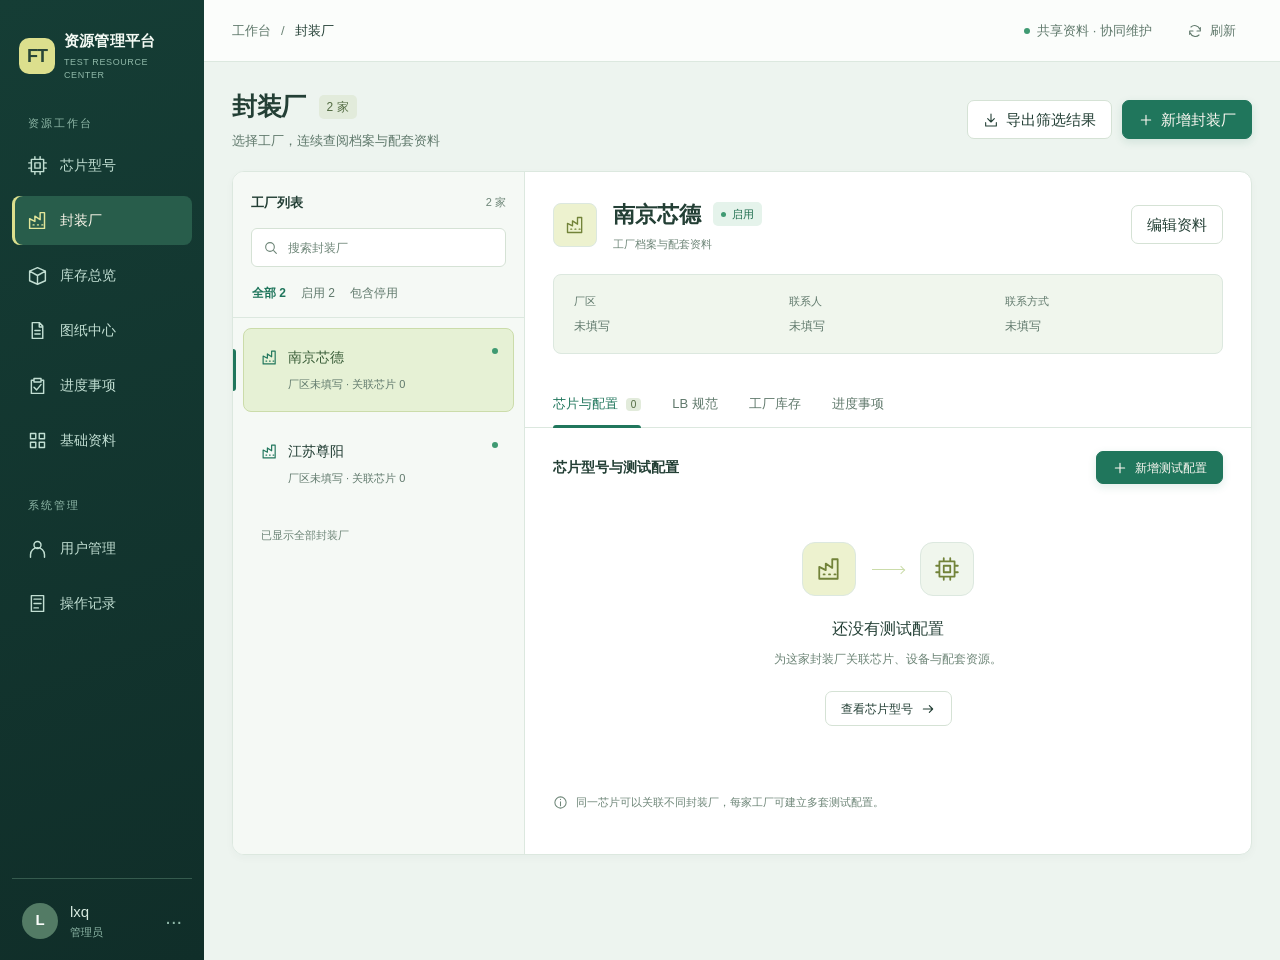
<file: output/color-previews-20261016/preview.html>
<!doctype html>
<html lang="zh-CN"><head><meta charset="utf-8"><meta name="viewport" content="width=device-width,initial-scale=1"><title>封装厂布局预览</title>
<style>
:root{--navy:#152d47;--navy2:#102439;--ink:#172f49;--muted:#73849a;--line:#e4eaf1;--blue:#246af0;--soft:#eff5ff;--green:#138568;--surface:#f4f6fa}
*{box-sizing:border-box}body{margin:0;font:15px/1.5 'Microsoft YaHei','Segoe UI',sans-serif;color:var(--ink);background:var(--surface)}button,input,select{font:inherit}button{cursor:pointer;border:0}button:focus-visible{outline:3px solid #9bbdff}svg{width:21px;height:21px;fill:none;stroke:currentColor;stroke-width:1.65;stroke-linecap:round;stroke-linejoin:round;flex-shrink:0}.shell{display:grid;grid-template-columns:224px minmax(0,1fr);min-height:960px}.sidebar{background:linear-gradient(165deg,var(--navy),var(--navy2));padding:30px 16px 20px;display:flex;flex-direction:column;color:#c5d3e3}.brand{display:flex;align-items:center;gap:12px;padding:0 10px}.mark{width:42px;height:42px;background:#2877f0;display:grid;place-items:center;border-radius:12px;color:white;font-size:20px;font-weight:700;letter-spacing:-1px;flex-shrink:0}.brand strong{display:block;color:white;font-size:17px;letter-spacing:.2px}.brand small{display:block;font-size:10px;color:#9fb7d3;letter-spacing:1px;margin-top:3px}.nav-title{padding:32px 16px 10px;font-size:11px;letter-spacing:2px;color:#7894b0}.nav{display:grid;gap:6px}.nav button{display:flex;align-items:center;gap:14px;min-height:49px;padding:12px 17px;background:none;color:#b7c9dc;border-radius:8px;text-align:left}.nav button.selected{background:#274b75;color:white;box-shadow:inset 3px 0 #5b9aff}.nav button.selected svg{color:#9fc7ff}.sidebar .profile{margin-top:auto;border-top:1px solid #2d465f;padding:22px 10px 0;display:flex;align-items:center;gap:12px}.avatar{display:grid;place-items:center;width:36px;height:36px;border-radius:50%;background:#3f6080;color:white;font-weight:600}.profile small{display:block;font-size:11px;color:#8ba2ba}.profile .dots{margin-left:auto;font-size:20px;color:#8da6c0}.main{min-width:0}.topbar{height:68px;background:white;border-bottom:1px solid var(--line);display:flex;align-items:center;justify-content:space-between;padding:0 32px;font-size:13px;color:var(--muted)}.crumb{display:flex;align-items:center;gap:10px}.crumb strong{font-weight:500;color:#314862}.crumb .slash{color:#c0cad7}.top-right,.actions{display:flex;align-items:center;gap:10px}.top-right{gap:19px}.top-right .sync{display:flex;align-items:center;gap:7px}.sync i{width:6px;height:6px;background:#2b9a7b;border-radius:50%}.top-right button{display:flex;align-items:center;gap:7px}.top-right svg{width:16px;height:16px}.content{padding:30px 32px}.pagehead{display:flex;justify-content:space-between;align-items:center;margin-bottom:26px}.eyebrow{font-size:11px;letter-spacing:2px;color:#8898ab;margin-bottom:4px}.heading{display:flex;align-items:center;gap:13px}h1,h2,h3,p{margin:0}h1{font-size:28px;line-height:1.4;letter-spacing:-.5px}h2{font-size:18px}h3{font-size:17px}.subtitle{color:var(--muted);font-size:13px;margin-top:7px}.count{font-size:12px;background:#e9eef5;color:#60748a;border-radius:5px;padding:3px 8px;font-weight:400}.btn{height:39px;border:1px solid #dce4ef;border-radius:7px;background:white;color:#344c68;padding:0 15px;display:inline-flex;gap:7px;align-items:center;justify-content:center;white-space:nowrap}.btn svg{width:16px;height:16px}.btn.primary{background:var(--blue);border-color:var(--blue);color:white;box-shadow:0 3px 7px #246af015}.btn.quiet{background:none;border-color:transparent;color:#76869c}.link{background:none;padding:0;color:#2169dc;white-space:nowrap}.link.muted{color:#71839b}.card{background:white;border:1px solid var(--line);border-radius:12px;box-shadow:0 2px 4px #16354d02}.sectionhead{display:flex;align-items:center;justify-content:space-between;padding:21px 24px;border-bottom:1px solid #edf0f5}.sectionhead h2{font-size:16px}.small{font-size:12px;color:var(--muted)}.filters{display:flex;gap:12px;align-items:flex-end;padding:21px 24px}.field{display:flex;flex-direction:column;gap:7px;font-size:12px;color:#65788f}.field input,.field select{height:39px;border:1px solid #dce4ed;border-radius:6px;background:white;color:#3c526c;padding:0 12px;outline:none}.field input::placeholder{color:#9aa8b9}.searchbox{position:relative}.searchbox input{padding-left:36px;width:300px}.searchbox svg{position:absolute;width:16px;height:16px;left:12px;top:12px;color:#91a1b3}.field select{min-width:136px}.check{height:39px;display:flex;align-items:center;gap:8px;font-size:13px;color:#63788f;white-space:nowrap;margin-right:3px}.check input{accent-color:var(--blue);width:14px;height:14px}.filters .grow{flex:1}.tablewrap{padding:0 24px}table{width:100%;border-collapse:collapse;text-align:left;font-size:13px}th{font-size:12px;color:#6c8098;font-weight:500;background:#f5f7fb;padding:13px 16px;border-top:1px solid #e9eef5;border-bottom:1px solid #e9eef5}td{padding:23px 16px;border-bottom:1px solid #edf1f6;color:#52677f}td:first-child{color:#223e5b;font-weight:500}tr:last-child td{border-bottom:0}.factory-cell{display:flex;gap:12px;align-items:center}.factory-symbol{height:37px;width:37px;border:1px solid #e3ebf8;border-radius:8px;background:#f3f7fd;color:#5680b6;display:grid;place-items:center}.factory-symbol svg{height:20px;width:20px}.factory-cell strong{font-size:14px;font-weight:500;color:#22599b}.factory-cell small{display:block;font-size:11px;color:#98a5b5;margin-top:2px;font-weight:400}.status{font-size:11px;display:inline-flex;align-items:center;gap:6px;color:var(--green);background:#e9f7f1;border-radius:5px;padding:4px 8px;font-weight:400}.status:before{content:'';height:5px;width:5px;background:#27a17d;border-radius:50%}.rowactions{display:flex;gap:17px;align-items:center}.number{display:inline-flex;align-items:center;justify-content:center;min-width:29px;border-radius:5px;background:#f0f4f9;padding:3px 8px;color:#61738b;font-size:12px}.dash{color:#b2bdca}.table-footer{display:flex;justify-content:space-between;align-items:center;border-top:1px solid #edf1f6;padding:15px 24px;font-size:12px;color:#8595a9}.pagination{display:flex;gap:8px;align-items:center}.pagination button{height:28px;min-width:28px;border:1px solid #e2e8f0;border-radius:5px;background:white;color:#a5b1bf}.pagination .current{color:#2163d0;background:#edf4ff;border-color:#dce8ff}.preview-note{padding:18px 1px;font-size:12px;color:#8a9ab0;display:flex;align-items:center;gap:7px}.preview-note svg{height:15px;width:15px}.table-surface{min-height:568px;display:flex;flex-direction:column}.table-surface .table-footer{margin-top:auto}.view-toggle{display:flex;align-items:center;border:1px solid #e1e7ef;border-radius:7px;padding:3px;background:#f7f9fc}.view-toggle button{height:29px;padding:0 10px;background:none;color:#8a9bb0;border-radius:4px;display:flex;align-items:center}.view-toggle svg{width:15px;height:15px}.view-toggle button.active{background:white;color:#2767ce;box-shadow:0 1px 4px #18385315}
/* Directory: horizontal navigation gives the content the full screen. */
.directory{min-height:960px;background:#f4f6fa}.horizontal-header{height:76px;background:#142b44;display:flex;align-items:center;padding:0 44px;gap:56px;color:#c2d1e0}.horizontal-header .brand{padding:0}.horizontal-header .brand strong{font-size:17px}.horizontal-header .brand small{font-size:9px}.horizontal-header .mark{width:37px;height:37px;border-radius:10px;font-size:17px}.horizontal-nav{display:flex;height:100%;gap:7px;align-items:center}.horizontal-nav button{height:100%;padding:0 17px;color:#a5bad1;background:none;position:relative;font-size:14px}.horizontal-nav button.selected{color:white}.horizontal-nav button.selected:after{content:'';height:3px;background:#5b9dff;position:absolute;bottom:0;left:18px;right:18px;border-radius:2px}.user-corner{margin-left:auto;display:flex;align-items:center;gap:11px;font-size:12px;color:#b0c2d6}.user-corner .avatar{width:32px;height:32px;font-size:12px}.directory-content{max-width:1432px;padding:36px 32px;margin:auto}.directory .pagehead{margin-bottom:24px}.directory .heading h1{font-size:27px}.directory-filter{display:flex;align-items:center;justify-content:space-between;padding:15px 20px;margin-bottom:24px}.directory-filter .filters{padding:0}.directory-filter .searchbox input{width:285px}.directory-filter .field{gap:0}.directory-filter select{min-width:116px}.chip-switch{display:flex;align-items:center;gap:6px;margin:0 0 0 18px;border-left:1px solid #e5ebf2;padding-left:20px}.chip-switch button{height:31px;font-size:12px;padding:0 12px;border-radius:5px;background:none;color:#8595a9}.chip-switch .selected{background:#edf4ff;color:#2666d3}.factory-cards{display:grid;grid-template-columns:1fr 1fr;gap:24px}.directory-card{padding:26px 27px 0;overflow:hidden}.dc-top{display:flex;align-items:center;gap:16px}.dc-top .factory-symbol{width:52px;height:52px;border:0;border-radius:13px;background:#eff5fd;color:#4a7ab7}.dc-top .factory-symbol svg{width:27px;height:27px}.dc-top h2{font-size:20px;letter-spacing:.2px}.dc-top .status{margin-left:auto}.dc-sub{color:#8d9db0;font-size:11px;margin-top:3px}.dc-meta{display:grid;grid-template-columns:1fr 1fr;row-gap:23px;padding:29px 0 26px}.dc-meta small{display:block;color:#8c9bb0;font-size:11px;margin-bottom:7px}.dc-meta p{color:#718398;font-size:13px}.dc-links{display:grid;grid-template-columns:repeat(4,1fr);border-top:1px solid #eaf0f6;padding:21px 0;gap:8px}.dc-links button{background:none;display:flex;flex-direction:column;align-items:center;gap:8px;color:#546e8d;font-size:12px}.dc-links svg{width:20px;height:20px;color:#829bb8}.dc-links button:first-child{color:#2c64b5}.dc-links .zero{font-size:12px;color:#93a5bc}.dc-footer{border-top:1px solid #eaf0f6;margin:0 -27px;padding:16px 27px;display:flex;align-items:center;justify-content:space-between;background:#fcfdff}.dc-footer .small{font-size:11px}.dc-footer .actions{gap:18px}.dc-footer .btn{height:34px;font-size:12px}.directory-bottom{padding:20px 2px;display:flex;justify-content:space-between;font-size:12px;color:#8c9cb0}
/* Split workbench: the factory list stays visible while details change. */
.split-shell{grid-template-columns:204px minmax(0,1fr)}.split-shell .sidebar{padding-left:12px;padding-right:12px}.split-shell .brand{padding:0 7px;gap:9px}.split-shell .brand strong{font-size:15px}.split-shell .brand small{font-size:9px;letter-spacing:.6px}.split-shell .mark{width:36px;height:36px;font-size:18px;border-radius:10px}.split-shell .nav button{font-size:14px;gap:12px;padding-left:15px}.split-shell .topbar{height:62px;padding:0 28px}.split-content{padding:27px 28px}.split-content .pagehead{margin-bottom:20px}.split-content h1{font-size:25px}.workbench{display:grid;grid-template-columns:292px minmax(0,1fr);min-height:684px;overflow:hidden}.factory-list{border-right:1px solid var(--line);background:#fbfcfe}.list-head{padding:21px 18px 17px}.list-label{display:flex;justify-content:space-between;align-items:center;font-size:13px;margin-bottom:16px}.list-label span{font-size:11px;color:#8c9eb2}.list-head .searchbox input{width:100%;font-size:12px;background:white}.list-tabs{display:flex;gap:15px;padding:0 19px 15px;border-bottom:1px solid #e6edf4}.list-tabs button{padding:0;background:none;color:#8596a9;font-size:12px}.list-tabs button.selected{color:#2468df;font-weight:600}.list-item{padding:18px 17px;margin:10px;border:1px solid transparent;border-radius:8px;position:relative}.list-item.selected{background:#eaf2ff;border-color:#d6e5fc}.list-item.selected:before{content:'';position:absolute;left:-11px;top:20px;bottom:20px;width:3px;background:#3678ea;border-radius:0 3px 3px 0}.list-item h3{font-size:14px;font-weight:500;display:flex;align-items:center;gap:10px}.list-item h3 svg{width:17px;height:17px;color:#6e91bb}.list-item p{padding-left:27px;color:#93a4b8;font-size:11px;margin-top:8px}.list-item .list-status{position:absolute;right:15px;top:19px;height:6px;width:6px;background:#33a184;border-radius:50%}.list-bottom{color:#9ba9ba;font-size:11px;padding:12px 28px}.factory-detail{min-width:0}.detail-heading{padding:26px 28px 22px;display:flex;align-items:center;justify-content:space-between}.detail-name{display:flex;align-items:center;gap:16px}.detail-name h2{font-size:22px}.detail-name .factory-symbol{width:44px;height:44px}.detail-small{font-size:11px;color:#8b9bb0;margin-top:5px}.detail-meta{display:grid;grid-template-columns:repeat(3,1fr);margin:0 28px 26px;padding:18px 20px;background:#f7f9fc;border-radius:8px;border:1px solid #edf1f6;gap:18px}.detail-meta small{display:block;font-size:11px;color:#8a9ab0;margin-bottom:7px}.detail-meta p{font-size:12px;color:#718398}.detail-tabs{padding:0 28px;display:flex;gap:31px;border-bottom:1px solid var(--line)}.detail-tabs button{padding:14px 0;background:none;font-size:13px;color:#788ca6;position:relative;white-space:nowrap}.detail-tabs button.active{color:#2168de;font-weight:500}.detail-tabs button.active:after{content:'';position:absolute;bottom:-1px;height:3px;background:#2c73e8;left:0;right:0;border-radius:3px 3px 0 0}.detail-tabs .tab-count{font-size:10px;background:#edf3fc;padding:1px 5px;border-radius:4px;margin-left:4px}.detail-inner{padding:23px 28px}.detail-inner-head{display:flex;align-items:center;justify-content:space-between}.detail-inner-head h3{font-size:14px}.detail-inner-head .btn{height:33px;font-size:12px}.empty-state{padding:58px 20px 45px;text-align:center}.empty-diagram{display:flex;align-items:center;justify-content:center;gap:16px;margin:0 auto 21px;color:#aac0dd}.empty-diagram .node{height:54px;width:54px;border:1px solid #dfe8f5;border-radius:13px;display:grid;place-items:center;background:#f5f8fd}.empty-diagram .node svg{width:26px;height:26px;color:#7b9fc9}.empty-diagram .connector{width:32px;height:1px;background:#d9e4f2;position:relative}.empty-diagram .connector:after{content:'';position:absolute;right:0;top:-2px;height:5px;width:5px;border-right:1px solid #bacde4;border-top:1px solid #bacde4;transform:rotate(45deg)}.empty-state h3{font-size:16px;font-weight:500;color:#4c6786;margin-bottom:9px}.empty-state p{font-size:12px;color:#8b9db3}.empty-state .actions{justify-content:center;margin-top:23px}.empty-state .btn{height:35px;font-size:12px}.split-footer{font-size:11px;color:#93a2b6;display:flex;gap:8px;align-items:center;padding:0 28px 24px}.split-footer svg{height:15px;width:15px}.design{display:none}body[data-layout="table"] .design-table,body[data-layout="cards"] .design-cards,body[data-layout="split"] .design-split{display:block}
</style><style>/* Color-only alternatives for the selected master-detail layout. */
body[data-theme="mint"]{
 --t-bg:#edf4ef;--t-panel:#ffffff;--t-top:#fbfdfb;--t-list:#f5f9f5;
 --t-nav:#153d35;--t-nav-end:#102e29;--t-nav-text:#c1ded2;--t-nav-muted:#8fb8a8;--t-nav-line:#355b4e;
 --t-nav-active:#285d4b;--t-nav-icon:#e2e69a;--t-nav-mark:#dcdf8d;--t-nav-mark-text:#294638;
 --t-brand:#f4faf4;--t-avatar:#537b65;--t-profile:#d6e9df;
 --t-ink:#233f35;--t-muted:#60796c;--t-soft-text:#6d8577;--t-line:#dce8df;
 --t-primary:#20765c;--t-selected:#e6f1d5;--t-selected-border:#cbdcaa;--t-selected-text:#385c37;
 --t-surface:#f0f6ed;--t-input:#ffffff;--t-input-border:#d5e2d5;
 --t-icon-bg:#edf2cf;--t-icon:#728339;--t-count-bg:#e2ebdb;--t-count:#526b42;
 --t-status-bg:#e5f3eb;--t-status:#216e4f;--t-status-dot:#3f9a72;--t-accent:#dce0a0;
}
body[data-theme="violet"]{
 --t-bg:#f2eff8;--t-panel:#ffffff;--t-top:#fdfbff;--t-list:#f8f5fc;
 --t-nav:#352951;--t-nav-end:#28203e;--t-nav-text:#dfd3f3;--t-nav-muted:#aa98c9;--t-nav-line:#514369;
 --t-nav-active:#62467f;--t-nav-icon:#ffd2ba;--t-nav-mark:#f4ac96;--t-nav-mark-text:#452b48;
 --t-brand:#fbf6ff;--t-avatar:#7b619a;--t-profile:#eee0fa;
 --t-ink:#3c3152;--t-muted:#7d6a8c;--t-soft-text:#8a7598;--t-line:#e9e0f0;
 --t-primary:#8150b5;--t-selected:#f0e5fa;--t-selected-border:#d9bfe9;--t-selected-text:#704594;
 --t-surface:#f8f1fa;--t-input:#ffffff;--t-input-border:#e4d7ec;
 --t-icon-bg:#fbe9e1;--t-icon:#b07566;--t-count-bg:#e8e0f2;--t-count:#7c5c97;
 --t-status-bg:#eaf3ec;--t-status:#47715b;--t-status-dot:#73a284;--t-accent:#f4c6b2;
}
body[data-theme="clay"]{
 --t-bg:#f5f0e7;--t-panel:#fffcf7;--t-top:#fffaf2;--t-list:#faf5eb;
 --t-nav:#eae0cb;--t-nav-end:#e4d8c2;--t-nav-text:#6e5c45;--t-nav-muted:#8c785b;--t-nav-line:#d5c6ab;
 --t-nav-active:#af5c3c;--t-nav-icon:#ffdfad;--t-nav-mark:#ab573b;--t-nav-mark-text:#fff2d9;
 --t-brand:#4e3f2f;--t-avatar:#b3966b;--t-profile:#5f4b33;
 --t-ink:#59402e;--t-muted:#8b7159;--t-soft-text:#92775e;--t-line:#e8decc;
 --t-primary:#aa5839;--t-selected:#f5e5c9;--t-selected-border:#dec5a0;--t-selected-text:#8d4a30;
 --t-surface:#f8f0df;--t-input:#fffcf7;--t-input-border:#e3d6bf;
 --t-icon-bg:#e8edda;--t-icon:#788453;--t-count-bg:#eaddc7;--t-count:#82674a;
 --t-status-bg:#edf0df;--t-status:#657344;--t-status-dot:#8c9a5f;--t-accent:#c8d2ad;
}
body{--surface:var(--t-bg);--ink:var(--t-ink);--muted:var(--t-muted);--line:var(--t-line);--blue:var(--t-primary);background:var(--t-bg);color:var(--t-ink)}
.sidebar{background:linear-gradient(160deg,var(--t-nav),var(--t-nav-end));color:var(--t-nav-text)}
.brand strong{color:var(--t-brand)}.brand small,.nav-title{color:var(--t-nav-muted)}
.mark{background:var(--t-nav-mark);color:var(--t-nav-mark-text)}
.nav button{color:var(--t-nav-text)}.nav button.selected{background:var(--t-nav-active);color:#fff9ed;box-shadow:inset 3px 0 var(--t-nav-mark)}
.nav button.selected svg{color:var(--t-nav-icon)}
.sidebar .profile{border-color:var(--t-nav-line);color:var(--t-profile)}.profile small,.profile .dots{color:var(--t-nav-muted)}
.avatar{background:var(--t-avatar);color:var(--t-top)}
.topbar{background:var(--t-top);border-color:var(--t-line);color:var(--t-muted)}.crumb strong{color:var(--t-ink)}.crumb .slash{color:var(--t-soft-text)}
.sync i{background:var(--t-status-dot)}.top-right .quiet{color:var(--t-muted)}
.subtitle,.small{color:var(--t-muted)}.count{background:var(--t-count-bg);color:var(--t-count)}
.btn{border-color:var(--t-input-border);background:var(--t-panel);color:var(--t-ink)}
.btn.primary{background:var(--t-primary);border-color:var(--t-primary);color:#fffaf4;box-shadow:0 3px 8px color-mix(in srgb,var(--t-primary) 14%,transparent)}
.btn.quiet{background:transparent;border-color:transparent;color:var(--t-muted)}
.card{background:var(--t-panel);border-color:var(--t-line);box-shadow:0 3px 8px color-mix(in srgb,var(--t-ink) 3%,transparent)}
.factory-list{background:var(--t-list);border-color:var(--t-line)}
.list-label span,.list-bottom{color:var(--t-soft-text)}
.field input,.field select,.list-head .searchbox input{background:var(--t-input);border-color:var(--t-input-border);color:var(--t-ink)}
.field input::placeholder{color:var(--t-soft-text)}.searchbox svg{color:var(--t-soft-text)}
.list-tabs{border-color:var(--t-line)}.list-tabs button{color:var(--t-muted)}.list-tabs button.selected{color:var(--t-primary)}
.list-item.selected{background:var(--t-selected);border-color:var(--t-selected-border)}.list-item.selected h3{color:var(--t-selected-text)}
.list-item.selected:before{background:var(--t-primary)}.list-item h3 svg{color:var(--t-primary)}
.list-item p{color:var(--t-muted)}.list-item .list-status{background:var(--t-status-dot)}
.factory-symbol{background:var(--t-icon-bg);border-color:var(--t-line);color:var(--t-icon)}
.detail-small{color:var(--t-soft-text)}.detail-meta{background:var(--t-surface);border-color:var(--t-line)}
.detail-meta small{color:var(--t-muted)}.detail-meta p{color:var(--t-muted)}
.detail-tabs{border-color:var(--t-line)}.detail-tabs button{color:var(--t-muted)}.detail-tabs button.active{color:var(--t-primary)}
.detail-tabs button.active:after{background:var(--t-primary)}.detail-tabs .tab-count{background:var(--t-count-bg);color:var(--t-count)}
.status{background:var(--t-status-bg);color:var(--t-status)}.status:before{background:var(--t-status-dot)}
.empty-diagram .node{background:var(--t-surface);border-color:var(--t-line)}.empty-diagram .node:first-child{background:var(--t-icon-bg)}
.empty-diagram .node svg{color:var(--t-icon)}.empty-diagram .connector{background:var(--t-selected-border)}.empty-diagram .connector:after{border-color:var(--t-selected-border)}
.empty-state h3{color:var(--t-ink)}.empty-state p,.split-footer{color:var(--t-soft-text)}
body[data-theme="clay"] .nav button.selected svg{color:#ffe1b9}

</style></head><body data-layout="table">
<svg style="position:absolute;width:0;height:0;overflow:hidden" aria-hidden="true"><defs>
<symbol id="i-factory" viewBox="0 0 24 24"><path d="M3 21V10l6 3V7l6 4V3h5v18H3Z M7 17h1 M12 17h1 M17 17h1"/></symbol>
<symbol id="i-chip" viewBox="0 0 24 24"><path d="M5 5h14v14H5z M9 9h6v6H9z M9 2v3 M15 2v3 M9 19v3 M15 19v3 M2 9h3 M19 9h3 M2 15h3 M19 15h3"/></symbol>
<symbol id="i-stock" viewBox="0 0 24 24"><path d="m3 7 9-4 9 4v11l-9 4-9-4V7Z M3 7l9 5 9-5 M12 12v10"/></symbol>
<symbol id="i-doc" viewBox="0 0 24 24"><path d="M6 3h8l4 4v14H6V3Z M14 3v5h4 M9 12h6 M9 16h6"/></symbol>
<symbol id="i-task" viewBox="0 0 24 24"><path d="M8 4h8v4H8Z M8 6H5v15h14V6h-3 M8 14l3 3 5-6"/></symbol>
<symbol id="i-grid" viewBox="0 0 24 24"><path d="M4 4h6v6H4z M14 4h6v6h-6z M4 14h6v6H4z M14 14h6v6h-6z"/></symbol>
<symbol id="i-user" viewBox="0 0 24 24"><path d="M8 8a4 4 0 1 0 8 0 4 4 0 1 0-8 0 M4 22v-3a8 8 0 0 1 16 0v3"/></symbol>
<symbol id="i-audit" viewBox="0 0 24 24"><path d="M5 3h14v18H5Z M8 7h8 M8 12h8 M8 17h5"/></symbol>
<symbol id="i-search" viewBox="0 0 24 24"><circle cx="10.5" cy="10.5" r="6.5"/><path d="m16 16 4 4"/></symbol>
<symbol id="i-plus" viewBox="0 0 24 24"><path d="M12 5v14 M5 12h14"/></symbol>
<symbol id="i-down" viewBox="0 0 24 24"><path d="M12 3v12 m-5-5 5 5 5-5 M4 16v5h16v-5"/></symbol>
<symbol id="i-refresh" viewBox="0 0 24 24"><path d="M20 7v5h-5 M4 17v-5h5 M6 6a8 8 0 0 1 13 3 M18 18A8 8 0 0 1 5 15"/></symbol>
<symbol id="i-list" viewBox="0 0 24 24"><path d="M4 6h16 M4 12h16 M4 18h16"/></symbol>
<symbol id="i-arrow" viewBox="0 0 24 24"><path d="M5 12h14 m-5-5 5 5-5 5"/></symbol>
<symbol id="i-info" viewBox="0 0 24 24"><circle cx="12" cy="12" r="9"/><path d="M12 11v6 M12 7h.01"/></symbol>
</defs></svg>
<div class="design design-table" id="table-design"></div><div class="design design-cards" id="cards-design"></div><div class="design design-split" id="split-design"></div>
<script>
const icon=id=>`<svg aria-hidden="true"><use href="#i-${id}"/></svg>`;
const brand=()=>`<div class="brand"><span class="mark">FT</span><div><strong>资源管理平台</strong><small>TEST RESOURCE CENTER</small></div></div>`;
const navItems=[['chip','芯片型号'],['factory','封装厂'],['stock','库存总览'],['doc','图纸中心'],['task','进度事项'],['grid','基础资料']];
const sidebar=()=>`<aside class="sidebar">${brand()}<div class="nav-title">资源工作台</div><nav class="nav">${navItems.map(([id,label])=>`<button class="${id==='factory'?'selected':''}">${icon(id)}${label}</button>`).join('')}</nav><div class="nav-title">系统管理</div><nav class="nav"><button>${icon('user')}用户管理</button><button>${icon('audit')}操作记录</button></nav><div class="profile"><span class="avatar">L</span><div>lxq<small>管理员</small></div><span class="dots">···</span></div></aside>`;
const topbar=()=>`<header class="topbar"><div class="crumb">工作台 <span class="slash">/</span> <strong>封装厂</strong></div><div class="top-right"><span class="sync"><i></i>共享资料 · 协同维护</span><button class="btn quiet">${icon('refresh')}刷新</button></div></header>`;
const mainActions=()=>`<div class="actions"><button class="btn">${icon('down')}导出筛选结果</button><button class="btn primary">${icon('plus')}新增封装厂</button></div>`;
const filters=(labels=true)=>`<div class="filters"><label class="field">${labels?'搜索封装厂':''}<div class="searchbox">${icon('search')}<input placeholder="搜索名称、厂区或联系人"></div></label><label class="field">${labels?'启用状态':''}<select><option>全部状态</option></select></label><label class="check"><input type="checkbox">包含停用</label><button class="btn primary">查询</button><button class="btn quiet">重置</button></div>`;
const status=()=>`<span class="status">启用</span>`;
const factories=['南京芯德','江苏尊阳'];
document.getElementById('table-design').innerHTML=`<div class="shell">${sidebar()}<main class="main">${topbar()}<div class="content"><div class="pagehead"><div><div class="eyebrow">FACTORY DIRECTORY</div><div class="heading"><h1>封装厂</h1><span class="count">2 家</span></div><p class="subtitle">工厂档案、芯片配套与 LB 规范，集中管理</p></div>${mainActions()}</div><section class="card table-surface"><div class="sectionhead"><h2>封装厂档案</h2><span class="small">全部封装厂 <span style="color:#b5c0ce;padding:0 9px">/</span> 启用 2</span></div>${filters()}<div class="tablewrap"><table><thead><tr><th style="width:27%">封装厂名称</th><th style="width:13%">厂区</th><th style="width:12%">关联芯片</th><th style="width:12%">联系人</th><th style="width:14%">联系方式</th><th style="width:9%">状态</th><th>操作</th></tr></thead><tbody>${factories.map(name=>`<tr><td><div class="factory-cell"><div class="factory-symbol">${icon('factory')}</div><div><strong>${name}</strong></div></div></td><td class="dash">—</td><td><span class="number">0</span></td><td class="dash">—</td><td class="dash">—</td><td>${status()}</td><td><div class="rowactions"><button class="link">进入工厂</button><button class="link muted">编辑</button></div></td></tr>`).join('')}</tbody></table></div><footer class="table-footer"><span>共 2 家封装厂</span><span>点击工厂名称查看芯片配置、规范、库存和进度</span></footer></section><div class="preview-note">${icon('info')}未填写的档案字段以「—」显示，停用记录保留历史。</div></div></main></div>`;
document.getElementById('cards-design').innerHTML=`<div class="directory"><header class="horizontal-header">${brand()}<nav class="horizontal-nav">${[['factory','封装厂'],['chip','芯片型号'],['stock','库存总览'],['doc','图纸中心'],['task','进度事项'],['grid','基础资料']].map(([id,label])=>`<button class="${id==='factory'?'selected':''}">${label}</button>`).join('')}</nav><div class="user-corner">${icon('refresh')}<span class="avatar">L</span><span>lxq⌄</span></div></header><main class="directory-content"><div class="pagehead"><div><div class="eyebrow">RESOURCE WORKSPACE</div><div class="heading"><h1>封装厂</h1><span class="count">2 家</span></div><p class="subtitle">按工厂组织资料，从这里进入芯片、规范、库存和进度</p></div>${mainActions()}</div><div class="card directory-filter">${filters(false)}<span class="small">显示 2 家封装厂</span></div><div class="factory-cards">${factories.map(name=>`<article class="card directory-card"><div class="dc-top"><div class="factory-symbol">${icon('factory')}</div><div><h2>${name}</h2><p class="dc-sub">封装厂档案</p></div>${status()}</div><div class="dc-meta"><div><small>厂区</small><p>未填写</p></div><div><small>关联芯片</small><p><strong style="font-weight:500;color:#36639a">0</strong> 个型号</p></div><div><small>联系人</small><p>未填写</p></div><div><small>联系方式</small><p>未填写</p></div></div><div class="dc-links"><button>${icon('chip')}芯片配置</button><button>${icon('doc')}LB 规范</button><button>${icon('stock')}工厂库存</button><button>${icon('task')}进度事项</button></div><footer class="dc-footer"><span class="small">资料持续完善中</span><div class="actions"><button class="link muted">编辑资料</button><button class="btn primary">进入工厂 ${icon('arrow')}</button></div></footer></article>`).join('')}</div><div class="directory-bottom"><span>共 2 家封装厂 · 共享资源按档案统一管理</span><span>资源管理平台 / 封装厂</span></div></main></div>`;
document.getElementById('split-design').innerHTML=`<div class="shell split-shell">${sidebar()}<main class="main">${topbar()}<div class="split-content"><div class="pagehead"><div><div class="heading"><h1>封装厂</h1><span class="count">2 家</span></div><p class="subtitle">选择工厂，连续查阅档案与配套资料</p></div>${mainActions()}</div><section class="card workbench"><aside class="factory-list"><div class="list-head"><div class="list-label"><strong>工厂列表</strong><span>2 家</span></div><label class="field"><div class="searchbox">${icon('search')}<input placeholder="搜索封装厂"></div></label></div><div class="list-tabs"><button class="selected">全部 2</button><button>启用 2</button><button>包含停用</button></div>${factories.map((name,i)=>`<div class="list-item ${i===0?'selected':''}"><h3>${icon('factory')}${name}</h3><span class="list-status"></span><p>厂区未填写 · 关联芯片 0</p></div>`).join('')}<div class="list-bottom">已显示全部封装厂</div></aside><div class="factory-detail"><div class="detail-heading"><div class="detail-name"><div class="factory-symbol">${icon('factory')}</div><div><div style="display:flex;gap:12px;align-items:center"><h2>南京芯德</h2>${status()}</div><p class="detail-small">工厂档案与配套资料</p></div></div><button class="btn">编辑资料</button></div><div class="detail-meta"><div><small>厂区</small><p>未填写</p></div><div><small>联系人</small><p>未填写</p></div><div><small>联系方式</small><p>未填写</p></div></div><nav class="detail-tabs"><button class="active">芯片与配置 <span class="tab-count">0</span></button><button>LB 规范</button><button>工厂库存</button><button>进度事项</button></nav><div class="detail-inner"><div class="detail-inner-head"><h3>芯片型号与测试配置</h3><button class="btn primary">${icon('plus')}新增测试配置</button></div><div class="empty-state"><div class="empty-diagram"><span class="node">${icon('factory')}</span><span class="connector"></span><span class="node">${icon('chip')}</span></div><h3>还没有测试配置</h3><p>为这家封装厂关联芯片、设备与配套资源。</p><div class="actions"><button class="btn">查看芯片型号 ${icon('arrow')}</button></div></div></div><div class="split-footer">${icon('info')}同一芯片可以关联不同封装厂，每家工厂可建立多套测试配置。</div></div></section></div></main></div>`;
document.body.dataset.layout=new URLSearchParams(location.search).get('layout')||'table';
</script><script>document.body.dataset.layout="split";document.body.dataset.theme=new URLSearchParams(location.search).get("theme")||"mint";</script></body></html>
</file>
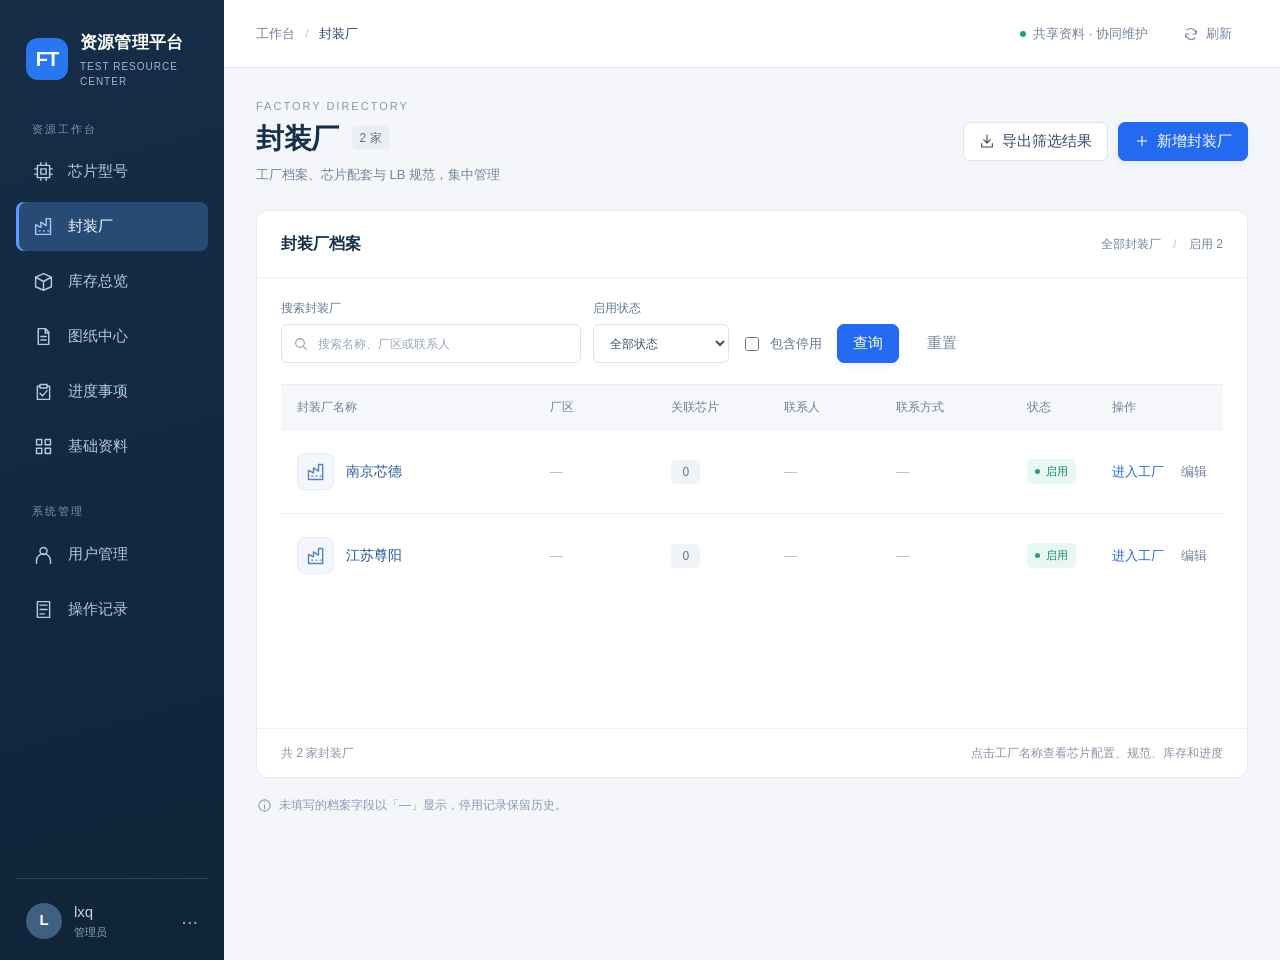
<file: output/layout-previews-20261016/preview.html>
<!doctype html>
<html lang="zh-CN"><head><meta charset="utf-8"><meta name="viewport" content="width=device-width,initial-scale=1"><title>封装厂布局预览</title>
<style>
:root{--navy:#152d47;--navy2:#102439;--ink:#172f49;--muted:#73849a;--line:#e4eaf1;--blue:#246af0;--soft:#eff5ff;--green:#138568;--surface:#f4f6fa}
*{box-sizing:border-box}body{margin:0;font:15px/1.5 'Microsoft YaHei','Segoe UI',sans-serif;color:var(--ink);background:var(--surface)}button,input,select{font:inherit}button{cursor:pointer;border:0}button:focus-visible{outline:3px solid #9bbdff}svg{width:21px;height:21px;fill:none;stroke:currentColor;stroke-width:1.65;stroke-linecap:round;stroke-linejoin:round;flex-shrink:0}.shell{display:grid;grid-template-columns:224px minmax(0,1fr);min-height:960px}.sidebar{background:linear-gradient(165deg,var(--navy),var(--navy2));padding:30px 16px 20px;display:flex;flex-direction:column;color:#c5d3e3}.brand{display:flex;align-items:center;gap:12px;padding:0 10px}.mark{width:42px;height:42px;background:#2877f0;display:grid;place-items:center;border-radius:12px;color:white;font-size:20px;font-weight:700;letter-spacing:-1px;flex-shrink:0}.brand strong{display:block;color:white;font-size:17px;letter-spacing:.2px}.brand small{display:block;font-size:10px;color:#9fb7d3;letter-spacing:1px;margin-top:3px}.nav-title{padding:32px 16px 10px;font-size:11px;letter-spacing:2px;color:#7894b0}.nav{display:grid;gap:6px}.nav button{display:flex;align-items:center;gap:14px;min-height:49px;padding:12px 17px;background:none;color:#b7c9dc;border-radius:8px;text-align:left}.nav button.selected{background:#274b75;color:white;box-shadow:inset 3px 0 #5b9aff}.nav button.selected svg{color:#9fc7ff}.sidebar .profile{margin-top:auto;border-top:1px solid #2d465f;padding:22px 10px 0;display:flex;align-items:center;gap:12px}.avatar{display:grid;place-items:center;width:36px;height:36px;border-radius:50%;background:#3f6080;color:white;font-weight:600}.profile small{display:block;font-size:11px;color:#8ba2ba}.profile .dots{margin-left:auto;font-size:20px;color:#8da6c0}.main{min-width:0}.topbar{height:68px;background:white;border-bottom:1px solid var(--line);display:flex;align-items:center;justify-content:space-between;padding:0 32px;font-size:13px;color:var(--muted)}.crumb{display:flex;align-items:center;gap:10px}.crumb strong{font-weight:500;color:#314862}.crumb .slash{color:#c0cad7}.top-right,.actions{display:flex;align-items:center;gap:10px}.top-right{gap:19px}.top-right .sync{display:flex;align-items:center;gap:7px}.sync i{width:6px;height:6px;background:#2b9a7b;border-radius:50%}.top-right button{display:flex;align-items:center;gap:7px}.top-right svg{width:16px;height:16px}.content{padding:30px 32px}.pagehead{display:flex;justify-content:space-between;align-items:center;margin-bottom:26px}.eyebrow{font-size:11px;letter-spacing:2px;color:#8898ab;margin-bottom:4px}.heading{display:flex;align-items:center;gap:13px}h1,h2,h3,p{margin:0}h1{font-size:28px;line-height:1.4;letter-spacing:-.5px}h2{font-size:18px}h3{font-size:17px}.subtitle{color:var(--muted);font-size:13px;margin-top:7px}.count{font-size:12px;background:#e9eef5;color:#60748a;border-radius:5px;padding:3px 8px;font-weight:400}.btn{height:39px;border:1px solid #dce4ef;border-radius:7px;background:white;color:#344c68;padding:0 15px;display:inline-flex;gap:7px;align-items:center;justify-content:center;white-space:nowrap}.btn svg{width:16px;height:16px}.btn.primary{background:var(--blue);border-color:var(--blue);color:white;box-shadow:0 3px 7px #246af015}.btn.quiet{background:none;border-color:transparent;color:#76869c}.link{background:none;padding:0;color:#2169dc;white-space:nowrap}.link.muted{color:#71839b}.card{background:white;border:1px solid var(--line);border-radius:12px;box-shadow:0 2px 4px #16354d02}.sectionhead{display:flex;align-items:center;justify-content:space-between;padding:21px 24px;border-bottom:1px solid #edf0f5}.sectionhead h2{font-size:16px}.small{font-size:12px;color:var(--muted)}.filters{display:flex;gap:12px;align-items:flex-end;padding:21px 24px}.field{display:flex;flex-direction:column;gap:7px;font-size:12px;color:#65788f}.field input,.field select{height:39px;border:1px solid #dce4ed;border-radius:6px;background:white;color:#3c526c;padding:0 12px;outline:none}.field input::placeholder{color:#9aa8b9}.searchbox{position:relative}.searchbox input{padding-left:36px;width:300px}.searchbox svg{position:absolute;width:16px;height:16px;left:12px;top:12px;color:#91a1b3}.field select{min-width:136px}.check{height:39px;display:flex;align-items:center;gap:8px;font-size:13px;color:#63788f;white-space:nowrap;margin-right:3px}.check input{accent-color:var(--blue);width:14px;height:14px}.filters .grow{flex:1}.tablewrap{padding:0 24px}table{width:100%;border-collapse:collapse;text-align:left;font-size:13px}th{font-size:12px;color:#6c8098;font-weight:500;background:#f5f7fb;padding:13px 16px;border-top:1px solid #e9eef5;border-bottom:1px solid #e9eef5}td{padding:23px 16px;border-bottom:1px solid #edf1f6;color:#52677f}td:first-child{color:#223e5b;font-weight:500}tr:last-child td{border-bottom:0}.factory-cell{display:flex;gap:12px;align-items:center}.factory-symbol{height:37px;width:37px;border:1px solid #e3ebf8;border-radius:8px;background:#f3f7fd;color:#5680b6;display:grid;place-items:center}.factory-symbol svg{height:20px;width:20px}.factory-cell strong{font-size:14px;font-weight:500;color:#22599b}.factory-cell small{display:block;font-size:11px;color:#98a5b5;margin-top:2px;font-weight:400}.status{font-size:11px;display:inline-flex;align-items:center;gap:6px;color:var(--green);background:#e9f7f1;border-radius:5px;padding:4px 8px;font-weight:400}.status:before{content:'';height:5px;width:5px;background:#27a17d;border-radius:50%}.rowactions{display:flex;gap:17px;align-items:center}.number{display:inline-flex;align-items:center;justify-content:center;min-width:29px;border-radius:5px;background:#f0f4f9;padding:3px 8px;color:#61738b;font-size:12px}.dash{color:#b2bdca}.table-footer{display:flex;justify-content:space-between;align-items:center;border-top:1px solid #edf1f6;padding:15px 24px;font-size:12px;color:#8595a9}.pagination{display:flex;gap:8px;align-items:center}.pagination button{height:28px;min-width:28px;border:1px solid #e2e8f0;border-radius:5px;background:white;color:#a5b1bf}.pagination .current{color:#2163d0;background:#edf4ff;border-color:#dce8ff}.preview-note{padding:18px 1px;font-size:12px;color:#8a9ab0;display:flex;align-items:center;gap:7px}.preview-note svg{height:15px;width:15px}.table-surface{min-height:568px;display:flex;flex-direction:column}.table-surface .table-footer{margin-top:auto}.view-toggle{display:flex;align-items:center;border:1px solid #e1e7ef;border-radius:7px;padding:3px;background:#f7f9fc}.view-toggle button{height:29px;padding:0 10px;background:none;color:#8a9bb0;border-radius:4px;display:flex;align-items:center}.view-toggle svg{width:15px;height:15px}.view-toggle button.active{background:white;color:#2767ce;box-shadow:0 1px 4px #18385315}
/* Directory: horizontal navigation gives the content the full screen. */
.directory{min-height:960px;background:#f4f6fa}.horizontal-header{height:76px;background:#142b44;display:flex;align-items:center;padding:0 44px;gap:56px;color:#c2d1e0}.horizontal-header .brand{padding:0}.horizontal-header .brand strong{font-size:17px}.horizontal-header .brand small{font-size:9px}.horizontal-header .mark{width:37px;height:37px;border-radius:10px;font-size:17px}.horizontal-nav{display:flex;height:100%;gap:7px;align-items:center}.horizontal-nav button{height:100%;padding:0 17px;color:#a5bad1;background:none;position:relative;font-size:14px}.horizontal-nav button.selected{color:white}.horizontal-nav button.selected:after{content:'';height:3px;background:#5b9dff;position:absolute;bottom:0;left:18px;right:18px;border-radius:2px}.user-corner{margin-left:auto;display:flex;align-items:center;gap:11px;font-size:12px;color:#b0c2d6}.user-corner .avatar{width:32px;height:32px;font-size:12px}.directory-content{max-width:1432px;padding:36px 32px;margin:auto}.directory .pagehead{margin-bottom:24px}.directory .heading h1{font-size:27px}.directory-filter{display:flex;align-items:center;justify-content:space-between;padding:15px 20px;margin-bottom:24px}.directory-filter .filters{padding:0}.directory-filter .searchbox input{width:285px}.directory-filter .field{gap:0}.directory-filter select{min-width:116px}.chip-switch{display:flex;align-items:center;gap:6px;margin:0 0 0 18px;border-left:1px solid #e5ebf2;padding-left:20px}.chip-switch button{height:31px;font-size:12px;padding:0 12px;border-radius:5px;background:none;color:#8595a9}.chip-switch .selected{background:#edf4ff;color:#2666d3}.factory-cards{display:grid;grid-template-columns:1fr 1fr;gap:24px}.directory-card{padding:26px 27px 0;overflow:hidden}.dc-top{display:flex;align-items:center;gap:16px}.dc-top .factory-symbol{width:52px;height:52px;border:0;border-radius:13px;background:#eff5fd;color:#4a7ab7}.dc-top .factory-symbol svg{width:27px;height:27px}.dc-top h2{font-size:20px;letter-spacing:.2px}.dc-top .status{margin-left:auto}.dc-sub{color:#8d9db0;font-size:11px;margin-top:3px}.dc-meta{display:grid;grid-template-columns:1fr 1fr;row-gap:23px;padding:29px 0 26px}.dc-meta small{display:block;color:#8c9bb0;font-size:11px;margin-bottom:7px}.dc-meta p{color:#718398;font-size:13px}.dc-links{display:grid;grid-template-columns:repeat(4,1fr);border-top:1px solid #eaf0f6;padding:21px 0;gap:8px}.dc-links button{background:none;display:flex;flex-direction:column;align-items:center;gap:8px;color:#546e8d;font-size:12px}.dc-links svg{width:20px;height:20px;color:#829bb8}.dc-links button:first-child{color:#2c64b5}.dc-links .zero{font-size:12px;color:#93a5bc}.dc-footer{border-top:1px solid #eaf0f6;margin:0 -27px;padding:16px 27px;display:flex;align-items:center;justify-content:space-between;background:#fcfdff}.dc-footer .small{font-size:11px}.dc-footer .actions{gap:18px}.dc-footer .btn{height:34px;font-size:12px}.directory-bottom{padding:20px 2px;display:flex;justify-content:space-between;font-size:12px;color:#8c9cb0}
/* Split workbench: the factory list stays visible while details change. */
.split-shell{grid-template-columns:204px minmax(0,1fr)}.split-shell .sidebar{padding-left:12px;padding-right:12px}.split-shell .brand{padding:0 7px;gap:9px}.split-shell .brand strong{font-size:15px}.split-shell .brand small{font-size:9px;letter-spacing:.6px}.split-shell .mark{width:36px;height:36px;font-size:18px;border-radius:10px}.split-shell .nav button{font-size:14px;gap:12px;padding-left:15px}.split-shell .topbar{height:62px;padding:0 28px}.split-content{padding:27px 28px}.split-content .pagehead{margin-bottom:20px}.split-content h1{font-size:25px}.workbench{display:grid;grid-template-columns:292px minmax(0,1fr);min-height:684px;overflow:hidden}.factory-list{border-right:1px solid var(--line);background:#fbfcfe}.list-head{padding:21px 18px 17px}.list-label{display:flex;justify-content:space-between;align-items:center;font-size:13px;margin-bottom:16px}.list-label span{font-size:11px;color:#8c9eb2}.list-head .searchbox input{width:100%;font-size:12px;background:white}.list-tabs{display:flex;gap:15px;padding:0 19px 15px;border-bottom:1px solid #e6edf4}.list-tabs button{padding:0;background:none;color:#8596a9;font-size:12px}.list-tabs button.selected{color:#2468df;font-weight:600}.list-item{padding:18px 17px;margin:10px;border:1px solid transparent;border-radius:8px;position:relative}.list-item.selected{background:#eaf2ff;border-color:#d6e5fc}.list-item.selected:before{content:'';position:absolute;left:-11px;top:20px;bottom:20px;width:3px;background:#3678ea;border-radius:0 3px 3px 0}.list-item h3{font-size:14px;font-weight:500;display:flex;align-items:center;gap:10px}.list-item h3 svg{width:17px;height:17px;color:#6e91bb}.list-item p{padding-left:27px;color:#93a4b8;font-size:11px;margin-top:8px}.list-item .list-status{position:absolute;right:15px;top:19px;height:6px;width:6px;background:#33a184;border-radius:50%}.list-bottom{color:#9ba9ba;font-size:11px;padding:12px 28px}.factory-detail{min-width:0}.detail-heading{padding:26px 28px 22px;display:flex;align-items:center;justify-content:space-between}.detail-name{display:flex;align-items:center;gap:16px}.detail-name h2{font-size:22px}.detail-name .factory-symbol{width:44px;height:44px}.detail-small{font-size:11px;color:#8b9bb0;margin-top:5px}.detail-meta{display:grid;grid-template-columns:repeat(3,1fr);margin:0 28px 26px;padding:18px 20px;background:#f7f9fc;border-radius:8px;border:1px solid #edf1f6;gap:18px}.detail-meta small{display:block;font-size:11px;color:#8a9ab0;margin-bottom:7px}.detail-meta p{font-size:12px;color:#718398}.detail-tabs{padding:0 28px;display:flex;gap:31px;border-bottom:1px solid var(--line)}.detail-tabs button{padding:14px 0;background:none;font-size:13px;color:#788ca6;position:relative;white-space:nowrap}.detail-tabs button.active{color:#2168de;font-weight:500}.detail-tabs button.active:after{content:'';position:absolute;bottom:-1px;height:3px;background:#2c73e8;left:0;right:0;border-radius:3px 3px 0 0}.detail-tabs .tab-count{font-size:10px;background:#edf3fc;padding:1px 5px;border-radius:4px;margin-left:4px}.detail-inner{padding:23px 28px}.detail-inner-head{display:flex;align-items:center;justify-content:space-between}.detail-inner-head h3{font-size:14px}.detail-inner-head .btn{height:33px;font-size:12px}.empty-state{padding:58px 20px 45px;text-align:center}.empty-diagram{display:flex;align-items:center;justify-content:center;gap:16px;margin:0 auto 21px;color:#aac0dd}.empty-diagram .node{height:54px;width:54px;border:1px solid #dfe8f5;border-radius:13px;display:grid;place-items:center;background:#f5f8fd}.empty-diagram .node svg{width:26px;height:26px;color:#7b9fc9}.empty-diagram .connector{width:32px;height:1px;background:#d9e4f2;position:relative}.empty-diagram .connector:after{content:'';position:absolute;right:0;top:-2px;height:5px;width:5px;border-right:1px solid #bacde4;border-top:1px solid #bacde4;transform:rotate(45deg)}.empty-state h3{font-size:16px;font-weight:500;color:#4c6786;margin-bottom:9px}.empty-state p{font-size:12px;color:#8b9db3}.empty-state .actions{justify-content:center;margin-top:23px}.empty-state .btn{height:35px;font-size:12px}.split-footer{font-size:11px;color:#93a2b6;display:flex;gap:8px;align-items:center;padding:0 28px 24px}.split-footer svg{height:15px;width:15px}.design{display:none}body[data-layout="table"] .design-table,body[data-layout="cards"] .design-cards,body[data-layout="split"] .design-split{display:block}
</style></head><body data-layout="table">
<svg style="position:absolute;width:0;height:0;overflow:hidden" aria-hidden="true"><defs>
<symbol id="i-factory" viewBox="0 0 24 24"><path d="M3 21V10l6 3V7l6 4V3h5v18H3Z M7 17h1 M12 17h1 M17 17h1"/></symbol>
<symbol id="i-chip" viewBox="0 0 24 24"><path d="M5 5h14v14H5z M9 9h6v6H9z M9 2v3 M15 2v3 M9 19v3 M15 19v3 M2 9h3 M19 9h3 M2 15h3 M19 15h3"/></symbol>
<symbol id="i-stock" viewBox="0 0 24 24"><path d="m3 7 9-4 9 4v11l-9 4-9-4V7Z M3 7l9 5 9-5 M12 12v10"/></symbol>
<symbol id="i-doc" viewBox="0 0 24 24"><path d="M6 3h8l4 4v14H6V3Z M14 3v5h4 M9 12h6 M9 16h6"/></symbol>
<symbol id="i-task" viewBox="0 0 24 24"><path d="M8 4h8v4H8Z M8 6H5v15h14V6h-3 M8 14l3 3 5-6"/></symbol>
<symbol id="i-grid" viewBox="0 0 24 24"><path d="M4 4h6v6H4z M14 4h6v6h-6z M4 14h6v6H4z M14 14h6v6h-6z"/></symbol>
<symbol id="i-user" viewBox="0 0 24 24"><path d="M8 8a4 4 0 1 0 8 0 4 4 0 1 0-8 0 M4 22v-3a8 8 0 0 1 16 0v3"/></symbol>
<symbol id="i-audit" viewBox="0 0 24 24"><path d="M5 3h14v18H5Z M8 7h8 M8 12h8 M8 17h5"/></symbol>
<symbol id="i-search" viewBox="0 0 24 24"><circle cx="10.5" cy="10.5" r="6.5"/><path d="m16 16 4 4"/></symbol>
<symbol id="i-plus" viewBox="0 0 24 24"><path d="M12 5v14 M5 12h14"/></symbol>
<symbol id="i-down" viewBox="0 0 24 24"><path d="M12 3v12 m-5-5 5 5 5-5 M4 16v5h16v-5"/></symbol>
<symbol id="i-refresh" viewBox="0 0 24 24"><path d="M20 7v5h-5 M4 17v-5h5 M6 6a8 8 0 0 1 13 3 M18 18A8 8 0 0 1 5 15"/></symbol>
<symbol id="i-list" viewBox="0 0 24 24"><path d="M4 6h16 M4 12h16 M4 18h16"/></symbol>
<symbol id="i-arrow" viewBox="0 0 24 24"><path d="M5 12h14 m-5-5 5 5-5 5"/></symbol>
<symbol id="i-info" viewBox="0 0 24 24"><circle cx="12" cy="12" r="9"/><path d="M12 11v6 M12 7h.01"/></symbol>
</defs></svg>
<div class="design design-table" id="table-design"></div><div class="design design-cards" id="cards-design"></div><div class="design design-split" id="split-design"></div>
<script>
const icon=id=>`<svg aria-hidden="true"><use href="#i-${id}"/></svg>`;
const brand=()=>`<div class="brand"><span class="mark">FT</span><div><strong>资源管理平台</strong><small>TEST RESOURCE CENTER</small></div></div>`;
const navItems=[['chip','芯片型号'],['factory','封装厂'],['stock','库存总览'],['doc','图纸中心'],['task','进度事项'],['grid','基础资料']];
const sidebar=()=>`<aside class="sidebar">${brand()}<div class="nav-title">资源工作台</div><nav class="nav">${navItems.map(([id,label])=>`<button class="${id==='factory'?'selected':''}">${icon(id)}${label}</button>`).join('')}</nav><div class="nav-title">系统管理</div><nav class="nav"><button>${icon('user')}用户管理</button><button>${icon('audit')}操作记录</button></nav><div class="profile"><span class="avatar">L</span><div>lxq<small>管理员</small></div><span class="dots">···</span></div></aside>`;
const topbar=()=>`<header class="topbar"><div class="crumb">工作台 <span class="slash">/</span> <strong>封装厂</strong></div><div class="top-right"><span class="sync"><i></i>共享资料 · 协同维护</span><button class="btn quiet">${icon('refresh')}刷新</button></div></header>`;
const mainActions=()=>`<div class="actions"><button class="btn">${icon('down')}导出筛选结果</button><button class="btn primary">${icon('plus')}新增封装厂</button></div>`;
const filters=(labels=true)=>`<div class="filters"><label class="field">${labels?'搜索封装厂':''}<div class="searchbox">${icon('search')}<input placeholder="搜索名称、厂区或联系人"></div></label><label class="field">${labels?'启用状态':''}<select><option>全部状态</option></select></label><label class="check"><input type="checkbox">包含停用</label><button class="btn primary">查询</button><button class="btn quiet">重置</button></div>`;
const status=()=>`<span class="status">启用</span>`;
const factories=['南京芯德','江苏尊阳'];
document.getElementById('table-design').innerHTML=`<div class="shell">${sidebar()}<main class="main">${topbar()}<div class="content"><div class="pagehead"><div><div class="eyebrow">FACTORY DIRECTORY</div><div class="heading"><h1>封装厂</h1><span class="count">2 家</span></div><p class="subtitle">工厂档案、芯片配套与 LB 规范，集中管理</p></div>${mainActions()}</div><section class="card table-surface"><div class="sectionhead"><h2>封装厂档案</h2><span class="small">全部封装厂 <span style="color:#b5c0ce;padding:0 9px">/</span> 启用 2</span></div>${filters()}<div class="tablewrap"><table><thead><tr><th style="width:27%">封装厂名称</th><th style="width:13%">厂区</th><th style="width:12%">关联芯片</th><th style="width:12%">联系人</th><th style="width:14%">联系方式</th><th style="width:9%">状态</th><th>操作</th></tr></thead><tbody>${factories.map(name=>`<tr><td><div class="factory-cell"><div class="factory-symbol">${icon('factory')}</div><div><strong>${name}</strong></div></div></td><td class="dash">—</td><td><span class="number">0</span></td><td class="dash">—</td><td class="dash">—</td><td>${status()}</td><td><div class="rowactions"><button class="link">进入工厂</button><button class="link muted">编辑</button></div></td></tr>`).join('')}</tbody></table></div><footer class="table-footer"><span>共 2 家封装厂</span><span>点击工厂名称查看芯片配置、规范、库存和进度</span></footer></section><div class="preview-note">${icon('info')}未填写的档案字段以「—」显示，停用记录保留历史。</div></div></main></div>`;
document.getElementById('cards-design').innerHTML=`<div class="directory"><header class="horizontal-header">${brand()}<nav class="horizontal-nav">${[['factory','封装厂'],['chip','芯片型号'],['stock','库存总览'],['doc','图纸中心'],['task','进度事项'],['grid','基础资料']].map(([id,label])=>`<button class="${id==='factory'?'selected':''}">${label}</button>`).join('')}</nav><div class="user-corner">${icon('refresh')}<span class="avatar">L</span><span>lxq⌄</span></div></header><main class="directory-content"><div class="pagehead"><div><div class="eyebrow">RESOURCE WORKSPACE</div><div class="heading"><h1>封装厂</h1><span class="count">2 家</span></div><p class="subtitle">按工厂组织资料，从这里进入芯片、规范、库存和进度</p></div>${mainActions()}</div><div class="card directory-filter">${filters(false)}<span class="small">显示 2 家封装厂</span></div><div class="factory-cards">${factories.map(name=>`<article class="card directory-card"><div class="dc-top"><div class="factory-symbol">${icon('factory')}</div><div><h2>${name}</h2><p class="dc-sub">封装厂档案</p></div>${status()}</div><div class="dc-meta"><div><small>厂区</small><p>未填写</p></div><div><small>关联芯片</small><p><strong style="font-weight:500;color:#36639a">0</strong> 个型号</p></div><div><small>联系人</small><p>未填写</p></div><div><small>联系方式</small><p>未填写</p></div></div><div class="dc-links"><button>${icon('chip')}芯片配置</button><button>${icon('doc')}LB 规范</button><button>${icon('stock')}工厂库存</button><button>${icon('task')}进度事项</button></div><footer class="dc-footer"><span class="small">资料持续完善中</span><div class="actions"><button class="link muted">编辑资料</button><button class="btn primary">进入工厂 ${icon('arrow')}</button></div></footer></article>`).join('')}</div><div class="directory-bottom"><span>共 2 家封装厂 · 共享资源按档案统一管理</span><span>资源管理平台 / 封装厂</span></div></main></div>`;
document.getElementById('split-design').innerHTML=`<div class="shell split-shell">${sidebar()}<main class="main">${topbar()}<div class="split-content"><div class="pagehead"><div><div class="heading"><h1>封装厂</h1><span class="count">2 家</span></div><p class="subtitle">选择工厂，连续查阅档案与配套资料</p></div>${mainActions()}</div><section class="card workbench"><aside class="factory-list"><div class="list-head"><div class="list-label"><strong>工厂列表</strong><span>2 家</span></div><label class="field"><div class="searchbox">${icon('search')}<input placeholder="搜索封装厂"></div></label></div><div class="list-tabs"><button class="selected">全部 2</button><button>启用 2</button><button>包含停用</button></div>${factories.map((name,i)=>`<div class="list-item ${i===0?'selected':''}"><h3>${icon('factory')}${name}</h3><span class="list-status"></span><p>厂区未填写 · 关联芯片 0</p></div>`).join('')}<div class="list-bottom">已显示全部封装厂</div></aside><div class="factory-detail"><div class="detail-heading"><div class="detail-name"><div class="factory-symbol">${icon('factory')}</div><div><div style="display:flex;gap:12px;align-items:center"><h2>南京芯德</h2>${status()}</div><p class="detail-small">工厂档案与配套资料</p></div></div><button class="btn">编辑资料</button></div><div class="detail-meta"><div><small>厂区</small><p>未填写</p></div><div><small>联系人</small><p>未填写</p></div><div><small>联系方式</small><p>未填写</p></div></div><nav class="detail-tabs"><button class="active">芯片与配置 <span class="tab-count">0</span></button><button>LB 规范</button><button>工厂库存</button><button>进度事项</button></nav><div class="detail-inner"><div class="detail-inner-head"><h3>芯片型号与测试配置</h3><button class="btn primary">${icon('plus')}新增测试配置</button></div><div class="empty-state"><div class="empty-diagram"><span class="node">${icon('factory')}</span><span class="connector"></span><span class="node">${icon('chip')}</span></div><h3>还没有测试配置</h3><p>为这家封装厂关联芯片、设备与配套资源。</p><div class="actions"><button class="btn">查看芯片型号 ${icon('arrow')}</button></div></div></div><div class="split-footer">${icon('info')}同一芯片可以关联不同封装厂，每家工厂可建立多套测试配置。</div></div></section></div></main></div>`;
document.body.dataset.layout=new URLSearchParams(location.search).get('layout')||'table';
</script></body></html>
</file>
